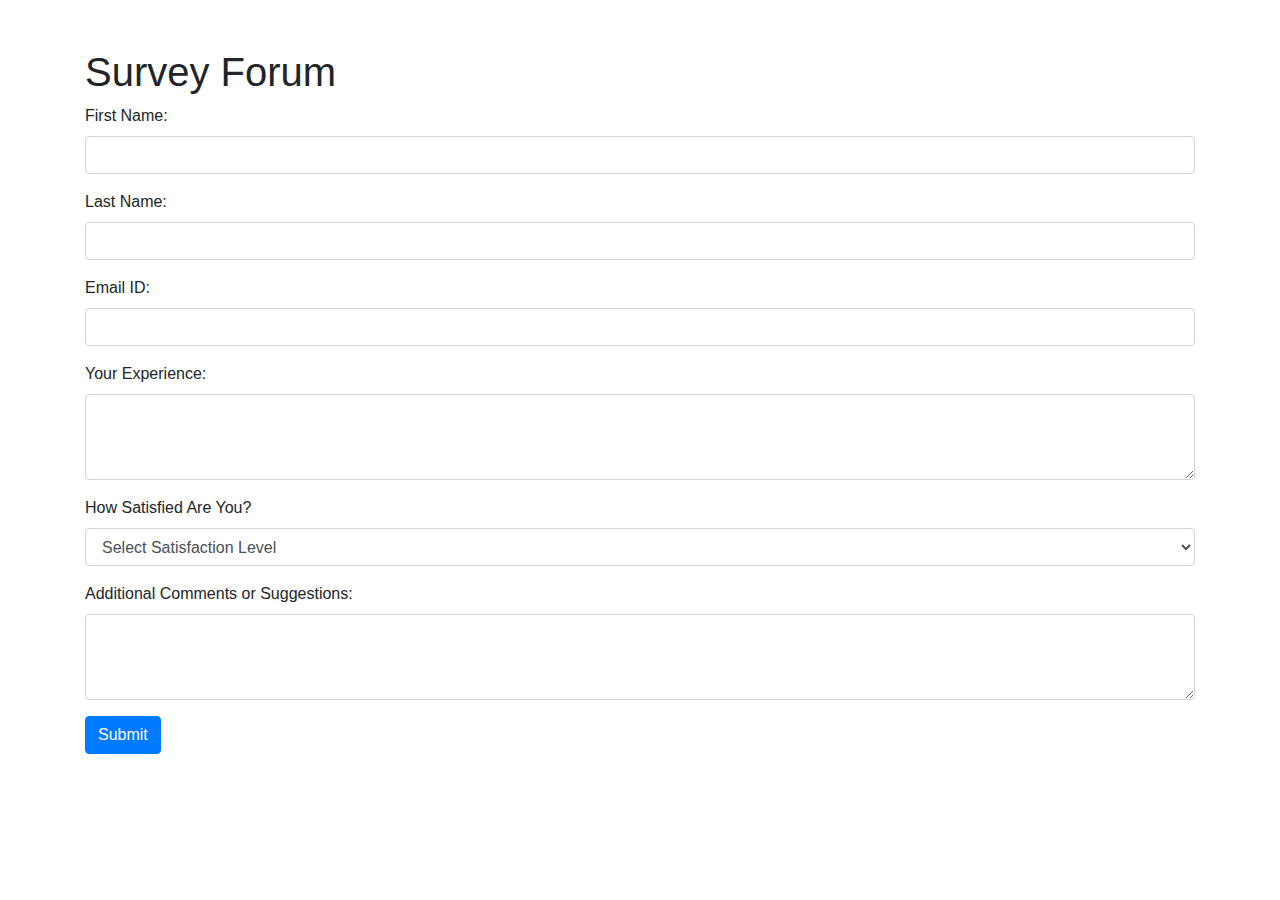
<file: Day-12/index-Survey-forum.html>
<!DOCTYPE html>
<html lang="en">
<head>
  <meta charset="UTF-8">
  <meta name="viewport" content="width=device-width, initial-scale=1.0">
  <title>Survey Forum</title>

  <link rel="stylesheet" href="https://stackpath.bootstrapcdn.com/bootstrap/4.5.2/css/bootstrap.min.css">
</head>
<body>
  <div class="container mt-5">
    <h1>Survey Forum</h1>
    <form id="surveyForm">
  
      <div class="form-group">
        <label for="firstName">First Name:</label>
        <input type="text" class="form-control" id="firstName" name="firstName" required>
      </div>

      <div class="form-group">
        <label for="lastName">Last Name:</label>
        <input type="text" class="form-control" id="lastName" name="lastName" required>
      </div>
 
      <div class="form-group">
        <label for="email">Email ID:</label>
        <input type="email" class="form-control" id="email" name="email" required>
      </div>

      <div class="form-group">
        <label for="experience">Your Experience:</label>
        <textarea class="form-control" id="experience" name="experience" rows="3" required></textarea>
      </div>

      <div class="form-group">
        <label for="satisfaction">How Satisfied Are You?</label>
        <select class="form-control" id="satisfaction" name="satisfaction" required>
          <option value="" disabled selected>Select Satisfaction Level</option>
          <option value="very_satisfied">Very Satisfied</option>
          <option value="satisfied">Satisfied</option>
          <option value="neutral">Neutral</option>
          <option value="dissatisfied">Dissatisfied</option>
          <option value="very_dissatisfied">Very Dissatisfied</option>
        </select>
      </div>

      <div class="form-group">
        <label for="comments">Additional Comments or Suggestions:</label>
        <textarea class="form-control" id="comments" name="comments" rows="3"></textarea>
      </div>

      <button type="submit" class="btn btn-primary">Submit</button>
    </form>
  </div>


  <script src="https://code.jquery.com/jquery-3.5.1.slim.min.js"></script>
  <script src="https://cdn.jsdelivr.net/npm/@popperjs/core@2.0.7/dist/umd/popper.min.js"></script>
  <script src="https://stackpath.bootstrapcdn.com/bootstrap/4.5.2/js/bootstrap.min.js"></script>
</body>
</html>
</file>
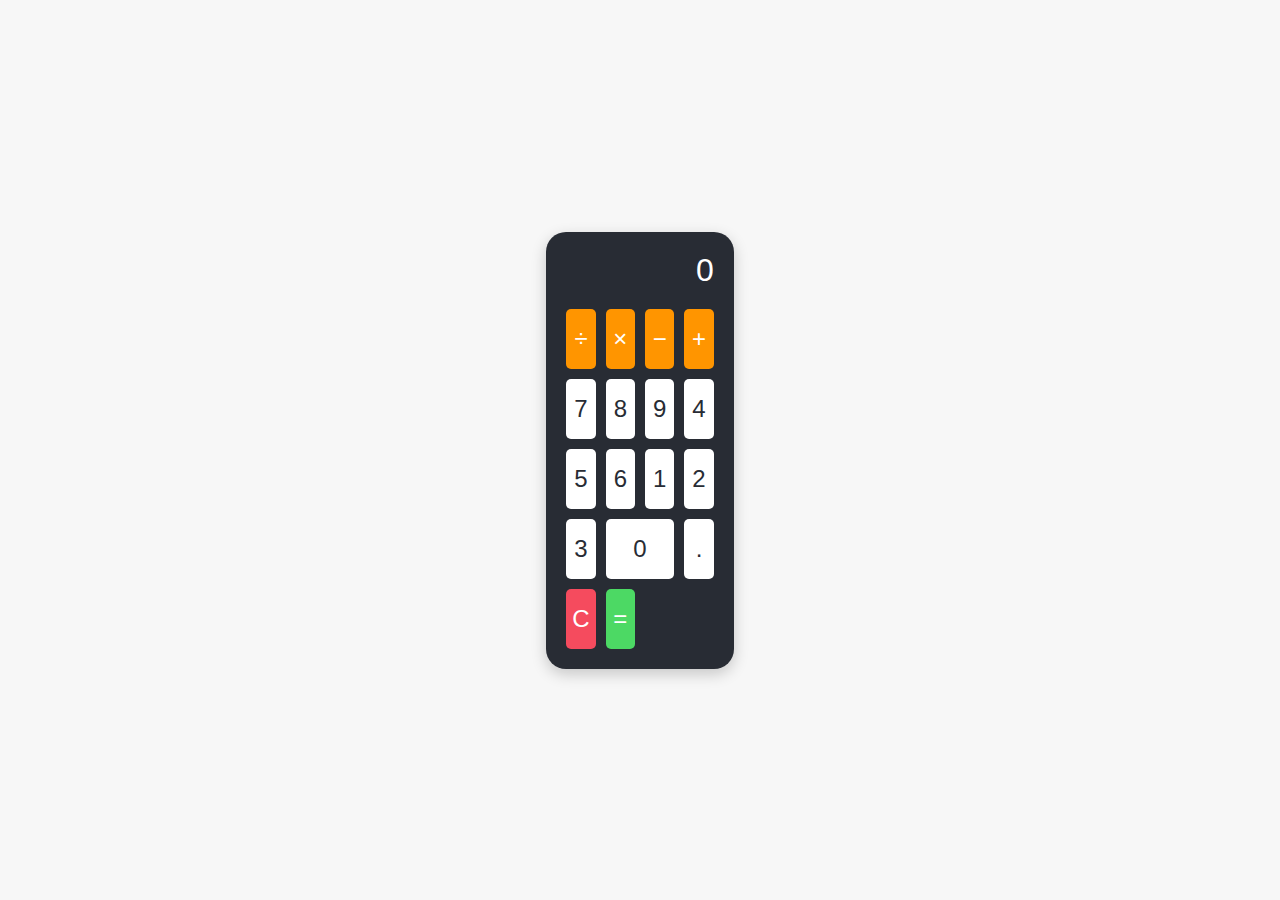
<file: day-14/Calculator.html>
<!DOCTYPE html>
<html lang="en">
<head>
  <meta charset="UTF-8">
  <meta name="viewport" content="width=device-width, initial-scale=1.0">
  <title>Modern Calculator</title>
  <style>
    body {
    font-family: Arial, sans-serif;
    display: flex;
    justify-content: center;
    align-items: center;
    height: 100vh;
    background-color: #f7f7f7;
    margin: 0;
  }
  
  .calculator {
    background-color: #282c34;
    border-radius: 20px;
    padding: 20px;
    box-shadow: 0 5px 15px rgba(0, 0, 0, 0.2);
  }
  
  .result {
    font-size: 32px;
    color: #fff;
    text-align: right;
    margin-bottom: 20px;
  }
  
  .buttons {
    display: grid;
    grid-template-columns: repeat(4, 1fr);
    grid-gap: 10px;
  }
  
  button {
    width: 100%;
    height: 60px;
    font-size: 24px;
    border: none;
    border-radius: 5px;
    cursor: pointer;
    color: #282c34;
    background-color: #fff;
    transition: background-color 0.2s ease;
  }
  
  button.operator {
    background-color: #ff9500;
    color: #fff;
  }
  
  button.zero {
    grid-column: span 2;
  }
  
  button.clear {
    background-color: #f54b5e;
    color: #fff;
  }
  
  button.equal {
    background-color: #4cd964;
    color: #fff;
  }
  
  button:hover {
    background-color: #e0e0e0;
  }
  </style>
</head>
<body>
  <div class="calculator">
    <div class="result" id="result">0</div>
    <div class="buttons">
      <button class="operator" onclick="appendOperator('/')">÷</button>
      <button class="operator" onclick="appendOperator('*')">×</button>
      <button class="operator" onclick="appendOperator('-')">−</button>
      <button class="operator" onclick="appendOperator('+')">+</button>
      <button onclick="appendNumber('7')">7</button>
      <button onclick="appendNumber('8')">8</button>
      <button onclick="appendNumber('9')">9</button>
      <button onclick="appendNumber('4')">4</button>
      <button onclick="appendNumber('5')">5</button>
      <button onclick="appendNumber('6')">6</button>
      <button onclick="appendNumber('1')">1</button>
      <button onclick="appendNumber('2')">2</button>
      <button onclick="appendNumber('3')">3</button>
      <button class="zero" onclick="appendNumber('0')">0</button>
      <button onclick="appendNumber('.')">.</button>
      <button class="clear" onclick="clearResult()">C</button>
      <button class="equal" onclick="calculate()">=</button>
    </div>
  </div>
<script>
    let currentInput = '0';
let resultValue = 0;
let operator = '';

function updateResult() {
  document.getElementById('result').innerText = currentInput;
}

function appendNumber(number) {
  if (currentInput === '0' && number !== '.') {
    currentInput = number;
  } else {
    currentInput += number;
  }
  updateResult();
}

function appendOperator(op) {
  calculate();
  operator = op;
  resultValue = parseFloat(currentInput);
  currentInput = '0';
}

function calculate() {
  const currentValue = parseFloat(currentInput);
  if (operator === '+') {
    resultValue += currentValue;
  } else if (operator === '-') {
    resultValue -= currentValue;
  } else if (operator === '*') {
    resultValue *= currentValue;
  } else if (operator === '/') {
    resultValue /= currentValue;
  } else {
    resultValue = currentValue;
  }
  currentInput = resultValue.toString();
  operator = '';
  updateResult();
}

function clearResult() {
  currentInput = '0';
  resultValue = 0;
  operator = '';
  updateResult();
}

</script>
</body>
</html>
</file>
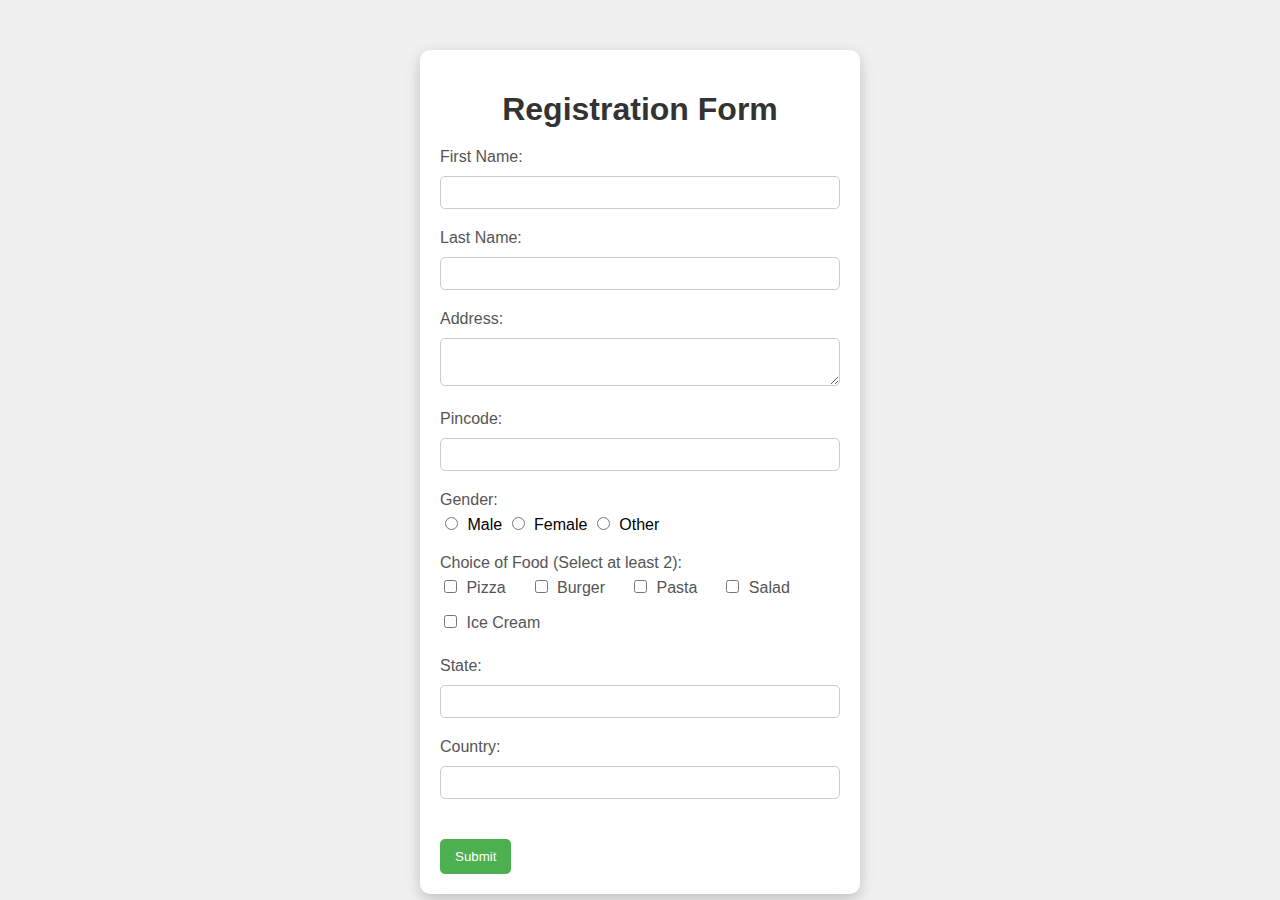
<file: day-14/Dom manipulation forms.html>
<!DOCTYPE html>
<html lang="en">
<head>
  <meta charset="UTF-8">
  <meta name="viewport" content="width=device-width, initial-scale=1.0">
  <title>Registration Form</title>
  <style>
    body {
  font-family: Arial, sans-serif;
  margin: 0;
  background-color: #f0f0f0;
}

.container {
  max-width: 400px;
  margin: 0 auto;
  background-color: #fff;
  border-radius: 10px;
  box-shadow: 0 5px 15px rgba(0, 0, 0, 0.2);
  padding: 20px;
  position: relative;
  top: 50px;
}

h1 {
  text-align: center;
  margin-bottom: 20px;
  color: #333;
}

.form-group {
  margin-bottom: 20px;
}

label {
  display: block;
  margin-bottom: 5px;
  color: #555;
}

input[type="text"],
textarea {
  width: 100%;
  padding: 8px;
  margin-top: 5px;
  border: 1px solid #ccc;
  border-radius: 5px;
  box-sizing: border-box;
}

input[type="radio"],
input[type="checkbox"] {
  margin-right: 5px;
}

.food-options {
  display: flex;
  flex-wrap: wrap;
  gap: 10px;
}

.food-options label {
  display: inline-block;
  margin-right: 15px;
}

button[type="submit"] {
  margin-top: 20px;
  padding: 10px 15px;
  background-color: #4CAF50;
  color: white;
  border: none;
  border-radius: 5px;
  cursor: pointer;
  transition: background-color 0.2s;
}

button[type="submit"]:hover {
  background-color: #45a049;
}

  </style>
</head>
<body>
  <div class="container">
    <form id="myForm">
      <h1>Registration Form</h1>
      <div class="form-group">
        <label for="firstName">First Name:</label>
        <input type="text" id="firstName" required>
      </div>

      <div class="form-group">
        <label for="lastName">Last Name:</label>
        <input type="text" id="lastName" required>
      </div>

      <div class="form-group">
        <label for="address">Address:</label>
        <textarea id="address" required></textarea>
      </div>

      <div class="form-group">
        <label for="pincode">Pincode:</label>
        <input type="text" id="pincode" required>
      </div>

      <div class="form-group">
        <label>Gender:</label>
        <input type="radio" name="gender" value="male" required> Male
        <input type="radio" name="gender" value="female" required> Female
        <input type="radio" name="gender" value="other" required> Other
      </div>

      <div class="form-group">
        <label>Choice of Food (Select at least 2):</label>
        <div class="food-options">
          <label><input type="checkbox" name="food" value="pizza"> Pizza</label>
          <label><input type="checkbox" name="food" value="burger"> Burger</label>
          <label><input type="checkbox" name="food" value="pasta"> Pasta</label>
          <label><input type="checkbox" name="food" value="salad"> Salad</label>
          <label><input type="checkbox" name="food" value="icecream"> Ice Cream</label>
        </div>
      </div>

      <div class="form-group">
        <label for="state">State:</label>
        <input type="text" id="state" required>
      </div>

      <div class="form-group">
        <label for="country">Country:</label>
        <input type="text" id="country" required>
      </div>

      <button type="submit">Submit</button>
    </form>
  </div>

  <script>
    const form = document.getElementById('myForm');

form.addEventListener('submit', (e) => {
  e.preventDefault();

  const firstName = document.getElementById('firstName').value;
  const lastName = document.getElementById('lastName').value;
  const address = document.getElementById('address').value;
  const pincode = document.getElementById('pincode').value;

  const genderOptions = document.getElementsByName('gender');
  let gender;
  genderOptions.forEach(option => {
    if (option.checked) {
      gender = option.value;
    }
  });

  const foodOptions = document.querySelectorAll('input[name="food"]:checked');
  const foods = Array.from(foodOptions).map(option => option.value);

  const state = document.getElementById('state').value;
  const country = document.getElementById('country').value;

  // Display the form data
  console.log('First Name:', firstName);
  console.log('Last Name:', lastName);
  console.log('Address:', address);
  console.log('Pincode:', pincode);
  console.log('Gender:', gender);
  console.log('Choice of Food:', foods.join(', '));
  console.log('State:', state);
  console.log('Country:', country);
});

  </script>
</body>
</html>
</file>
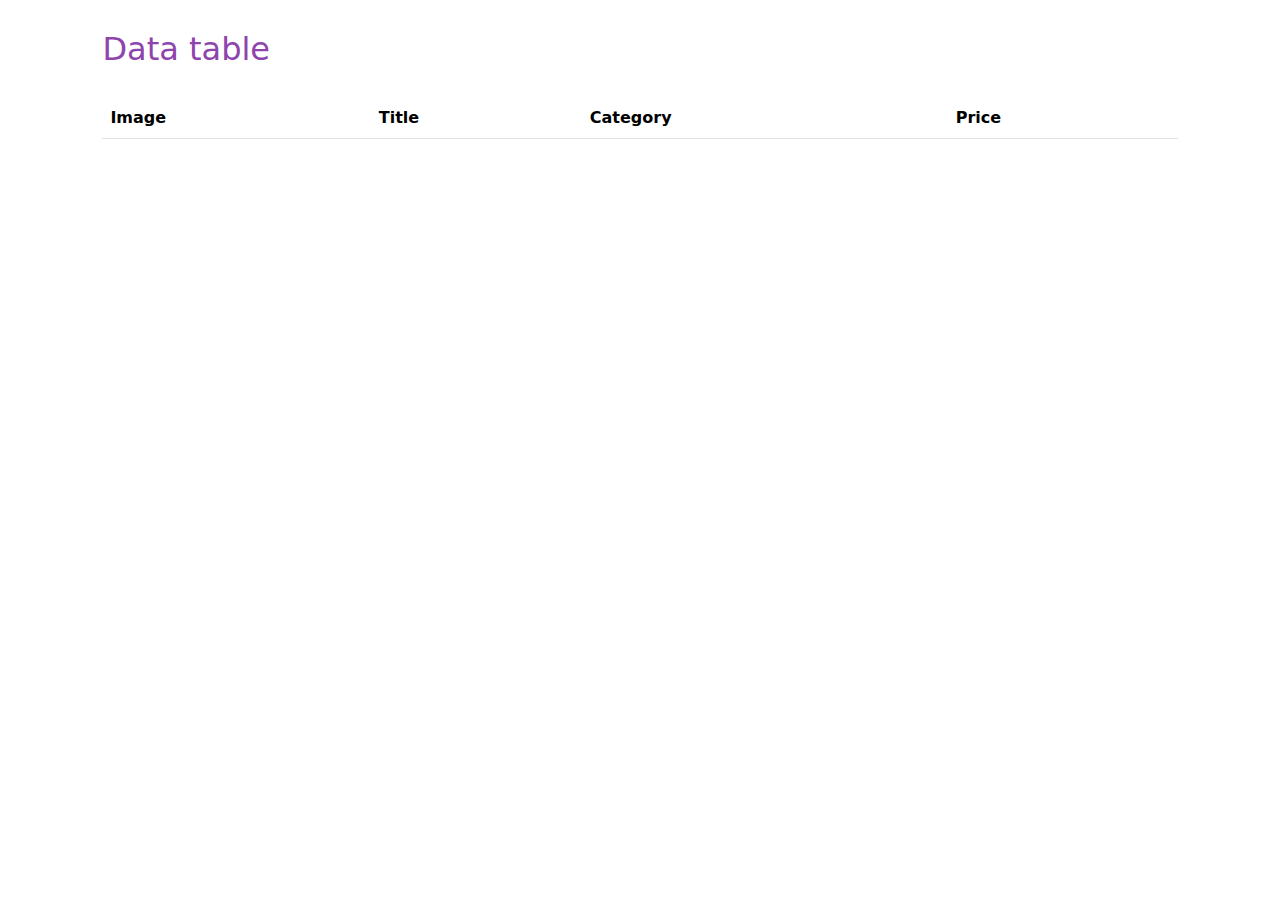
<file: day-20.1/indiex-1.html>
<!DOCTYPE html>
<html lang="en">
<head>
    <meta charset="UTF-8">
    <meta http-equiv="X-UA-Compatible" content="IE=edge">
    <meta name="viewport" content="width=device-width, initial-scale=1.0">
    <title>fetch api & Datatable</title> 
    <link rel="stylesheet" href="https://cdnjs.cloudflare.com/ajax/libs/twitter-bootstrap/5.2.0/css/bootstrap.min.css">
    <link rel="stylesheet" href="https://cdn.datatables.net/1.13.1/css/dataTables.bootstrap5.min.css">
    <style>
        section{
            position: relative;
            width: 100%;
            padding: 0px 8% 20px;
        }
        header h1{
            color: #8e44ad;
            font-size: 2em;
            margin:30px 0px
        }
    </style>
</head>
<body>
     <section>
        <header>
            <h1>Data table</h1>
        </header>

        <table id="example" class="table table-striped" style="width:100%">
            <thead>
                <tr>
                    <th>Image</th>
                    <th>Title</th>
                    <th>Category</th>
                    <th>Price</th>
                </tr>
            </thead>
            <tbody>

            </tbody>
            
        </table>
    </section>  
    <script src="https://code.jquery.com/jquery-3.5.1.js"></script>
    <script src="https://cdn.datatables.net/1.13.1/js/jquery.dataTables.min.js"></script>
    <script src="https://cdn.datatables.net/1.13.1/js/dataTables.bootstrap5.min.js"></script>
    <script>
        fetch('https://fakestoreapi.com/products')
            .then(res=>res.json())
            .then(data=>{
                console.log('data',data);

                displayProducts(data);
            })

        async function displayProducts(products) {
            let html = '';
            await products.forEach((product, index, array) => {
                html += '<tr>';
                html += `<td>
                            <img src="${product.image}" style="width:50px;height:50px;border-radius:50%" alt="">
                         </td>
                        <td>${product.title}</td>
                        <td>${product.category}</td>
                        <td>${product.price}$</td>`;
                html += '</tr>';
            })
            document.querySelector('tbody').innerHTML = await html;
            // 
            $(document).ready(function () {
                $('#example').DataTable();
            });
        }
    </script>
</body>
</html>
</file>
